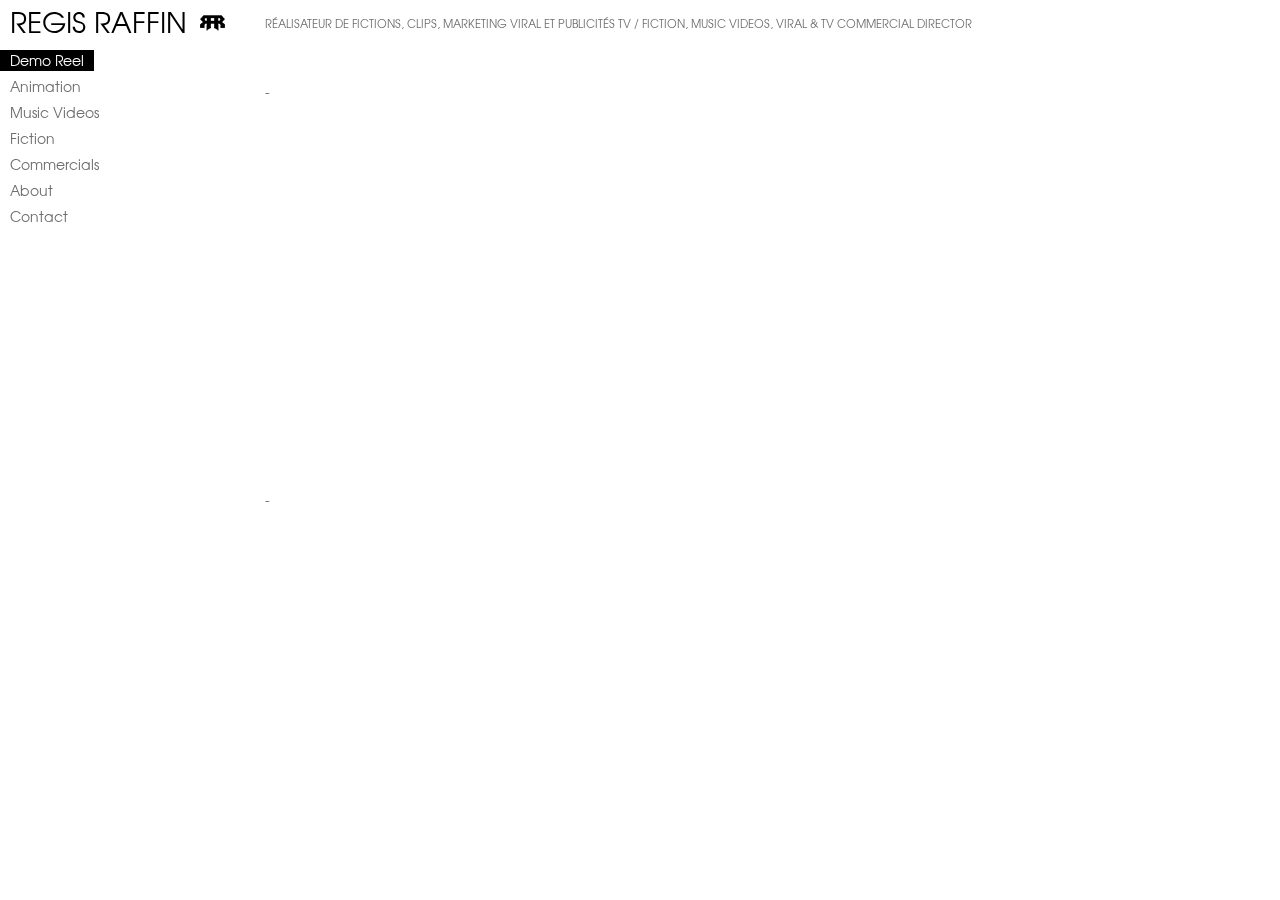
<file: index.html>
<!doctype html>
<html lang="en">
  <head>
    <meta charset="utf-8">
    <title>Régis Raffin - Director</title>
	<meta name="viewport" content="width=device-width; initial-scale=1.0; user-scalable=no">
	
	<!-- for old doomed brothers (specific CSS + html5 support) -->
	<!--[if lt IE 9]>
	<script src="//html5shim.googlecode.com/svn/trunk/html5.js"></script>
	<link rel="stylesheet" type="text/css" href="ie8-and-down.css" />
	<![endif]-->
	
	<!-- for not IE and IE > 9 -->
	<!--[if !IE]><!-->
	<link rel="stylesheet" type="text/css" href="classic.css" />
	<!--<![endif]-->
	<!--[if gte IE 9]>
	<link rel="stylesheet" type="text/css" href="classic.css" />
	<![endif]-->
	
	<link rel="stylesheet" type="text/css" href="data/music-videos/music-videos.css" />
	<script src="//ajax.googleapis.com/ajax/libs/jquery/1.10.2/jquery.min.js"></script>
	<script src="./js/jquery.hammer.min.js"></script>
	<script src="./js/hammer.min.js"></script>
	<script src="./data/music-videos/music-videos.js"></script>
	<script src="./videoLoader.js"></script>
	<script>
  (function(i,s,o,g,r,a,m){i['GoogleAnalyticsObject']=r;i[r]=i[r]||function(){
  (i[r].q=i[r].q||[]).push(arguments)},i[r].l=1*new Date();a=s.createElement(o),
  m=s.getElementsByTagName(o)[0];a.async=1;a.src=g;m.parentNode.insertBefore(a,m)
  })(window,document,'script','//www.google-analytics.com/analytics.js','ga');

  ga('create', 'UA-20914571-1', 'regisraffin.com');
  ga('send', 'pageview');
</script>
	<script>
	$(function() {
    
    var $allVideos = $("iframe[src^='//player.vimeo.com']"),
    $fluidEl = $(".video");
	    	
	$allVideos.each(function() {
	
	  $(this)
	    // jQuery .data does not work on object/embed elements
	    .attr('data-aspectRatio', this.height / this.width)
	    .removeAttr('height')
	    .removeAttr('width');
	
	});
	
	$(window).resize(function() {
	
	  var newWidth = $fluidEl.width();
	  $allVideos.each(function() {
	  
	    var $el = $(this);
	    $el
	        .width(newWidth)
	        .height(newWidth * $el.attr('data-aspectRatio'));
	  
	  });
	}).resize();
	loadVideo("movie1");
    });
    </script>
  </head>
  <body>
  <div class="glub">
  <div class="side">
  <h1>REGIS RAFFIN</h1>
  <div class="menuicon"></div>
  <nav>
  <ul>
  <li><a class="active">Demo reel</a></li>
  <li><a href="./animation">Animation</a></li>
  <li><a href="./music-videos">Music videos</a></li>
  <li><a href="./fiction">Fiction</a></li>
  <li><a href="./commercials">Commercials</a></li>
  <li><a href="./about">About</a></li>
  <li><a href="./contact">Contact</a></li>
  </ul>
  </nav>
  </div>
  <div class="container">
  <div class="main">
  <p><span lang="fr">Réalisateur de fictions, clips, marketing viral et publicités TV /</span> fiction, music videos, viral & TV commercial director</p>
  <section>
    <div class="video visible">
-	  <iframe src="//player.vimeo.com/video/159326390&autoplay=1" width="1084" height="609" webkitallowfullscreen mozallowfullscreen allowfullscreen></iframe>
-	</div>
   </section>
  </div>
  </div>
  </div>
  </body>
</html>
</file>
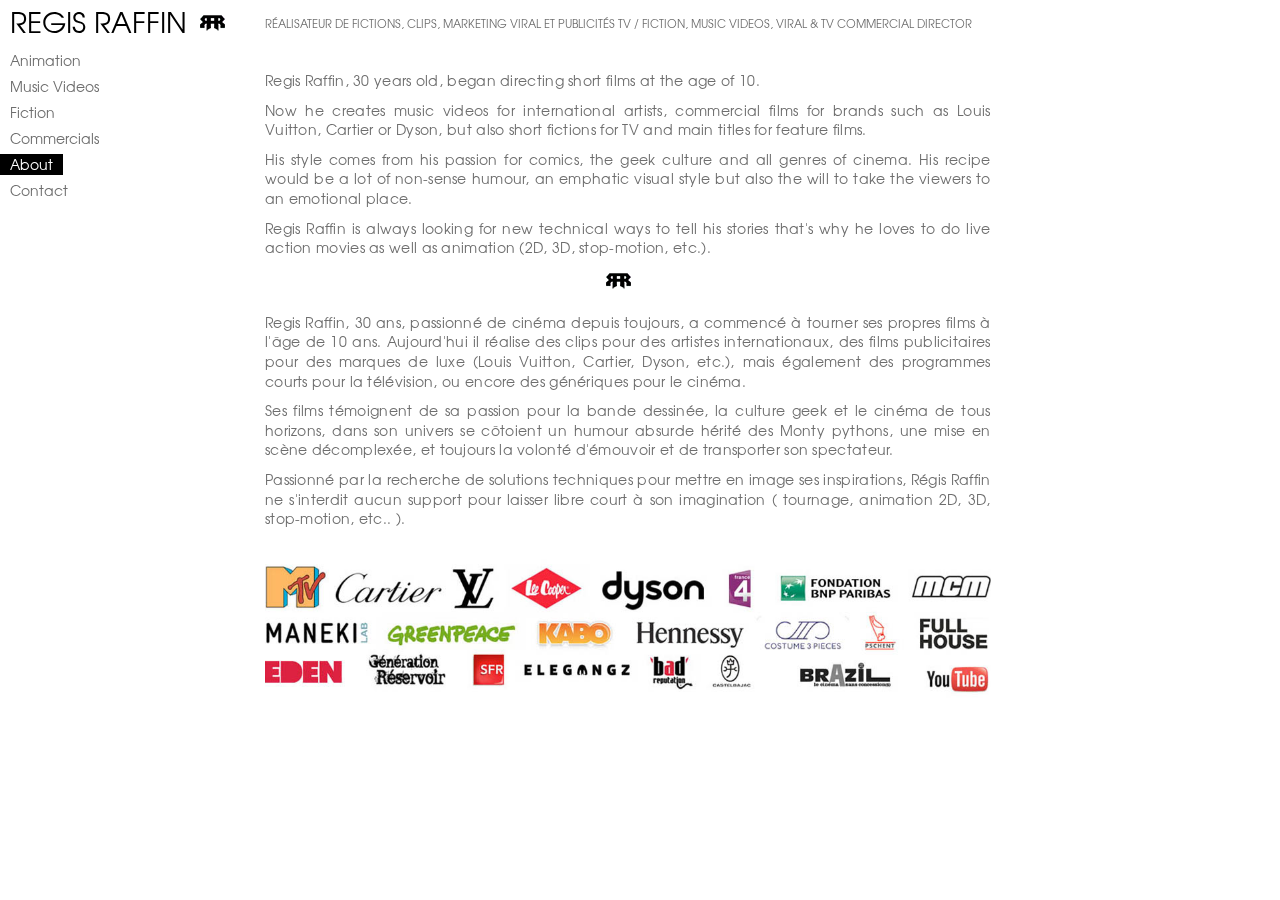
<file: about.html>
<!doctype html>
<html lang="en">
  <head>
    <meta charset="utf-8">
    <title>Régis Raffin - Director</title>
	<meta name="viewport" content="width=device-width; initial-scale=1.0; user-scalable=no">
	
	<!-- for old doomed brothers (specific CSS + html5 support) -->
	<!--[if lt IE 9]>
	<script src="//html5shim.googlecode.com/svn/trunk/html5.js"></script>
	<link rel="stylesheet" type="text/css" href="ie8-and-down.css" />
	<![endif]-->
	
	<!-- for not IE and IE > 9 -->
	<!--[if !IE]><!-->
	<link rel="stylesheet" type="text/css" href="classic.css" />
	<!--<![endif]-->
	<!--[if gte IE 9]>
	<link rel="stylesheet" type="text/css" href="classic.css" />
	<![endif]-->
	<script src="//ajax.googleapis.com/ajax/libs/jquery/1.10.2/jquery.min.js"></script>
	<script>
  (function(i,s,o,g,r,a,m){i['GoogleAnalyticsObject']=r;i[r]=i[r]||function(){
  (i[r].q=i[r].q||[]).push(arguments)},i[r].l=1*new Date();a=s.createElement(o),
  m=s.getElementsByTagName(o)[0];a.async=1;a.src=g;m.parentNode.insertBefore(a,m)
  })(window,document,'script','//www.google-analytics.com/analytics.js','ga');

  ga('create', 'UA-20914571-1', 'regisraffin.com');
  ga('send', 'pageview');

</script>
	<script>
	$(function() {
    
    var $allVideos = $("iframe[src^='//player.vimeo.com']"),
    $fluidEl = $(".video");
	    	
	$allVideos.each(function() {
	
	  $(this)
	    // jQuery .data does not work on object/embed elements
	    .attr('data-aspectRatio', this.height / this.width)
	    .removeAttr('height')
	    .removeAttr('width');
	
	});
	
	$(window).resize(function() {
	
	  var newWidth = $fluidEl.width();
	  $allVideos.each(function() {
	  
	    var $el = $(this);
	    $el
	        .width(newWidth)
	        .height(newWidth * $el.attr('data-aspectRatio'));
	  
	  });
	
	}).resize();
    });
    </script>
  </head>
  <body>
  <div class="glub">
  <div class="side">
  <h1>REGIS RAFFIN</h1>
  <div class="menuicon"></div>
  <nav>
  <ul>
  <li><a href="./animation">Animation</a></li>
  <li><a href="./music-videos">Music videos</a></li>
  <li><a href="./fiction">Fiction</a></li>
  <li><a href="./commercials">Commercials</a></li>
  <li><a class="active">About</a></li>
  <li><a href="./contact">Contact</a></li>
  </ul>
  </nav>
  </div>
  <div class="container">
  <div class="main">
  <p><span lang="fr">Réalisateur de fictions, clips, marketing viral et publicités TV /</span> fiction, music videos, viral & TV commercial director</p>
  <section>
<div id="about">
<p>Regis Raffin, 30 years old, began directing short films at the age of 10.</p>

<p>Now he creates music videos for international artists, commercial films for brands such as Louis Vuitton, Cartier or Dyson, but also short fictions for TV and main titles for feature films.</p>

<p>His style comes from his passion for comics, the geek culture and all genres of cinema. His recipe would be a lot of non-sense humour, an emphatic visual style but also the will to take the viewers to an emotional place.</p>

<p>Regis Raffin is always looking for new technical ways to tell his stories that's why he loves to do live action movies as well as animation (2D, 3D, stop-motion, etc.).</p>

<div id="breakline"><img src="logo.png"></div>

<span lang="fr">
<p>Regis Raffin, 30 ans, passionné de cinéma depuis toujours, a commencé à tourner ses propres films à l'âge de 10 ans.
Aujourd'hui il réalise des clips pour des artistes internationaux, des films publicitaires pour des marques de luxe (Louis Vuitton, Cartier, Dyson, etc.), mais également des programmes courts pour la télévision, ou encore des génériques pour le cinéma.</p>

<p>Ses films témoignent de sa passion pour la bande dessinée, la culture geek et le cinéma de tous horizons, dans son univers se côtoient un humour absurde hérité des Monty pythons, une mise en scène décomplexée, et toujours la volonté d'émouvoir et de transporter son spectateur.</p>

<p>Passionné par la recherche de solutions techniques pour mettre en image ses inspirations, Régis Raffin ne s'interdit aucun support pour laisser libre court à son imagination ( tournage, animation 2D, 3D, stop-motion, etc.. ).</p>
</span>

<img id="references" src="data/images/references.jpg">
</div>
</section>
  </div>
  </div>
  </div>
  </body>
</html>
</file>
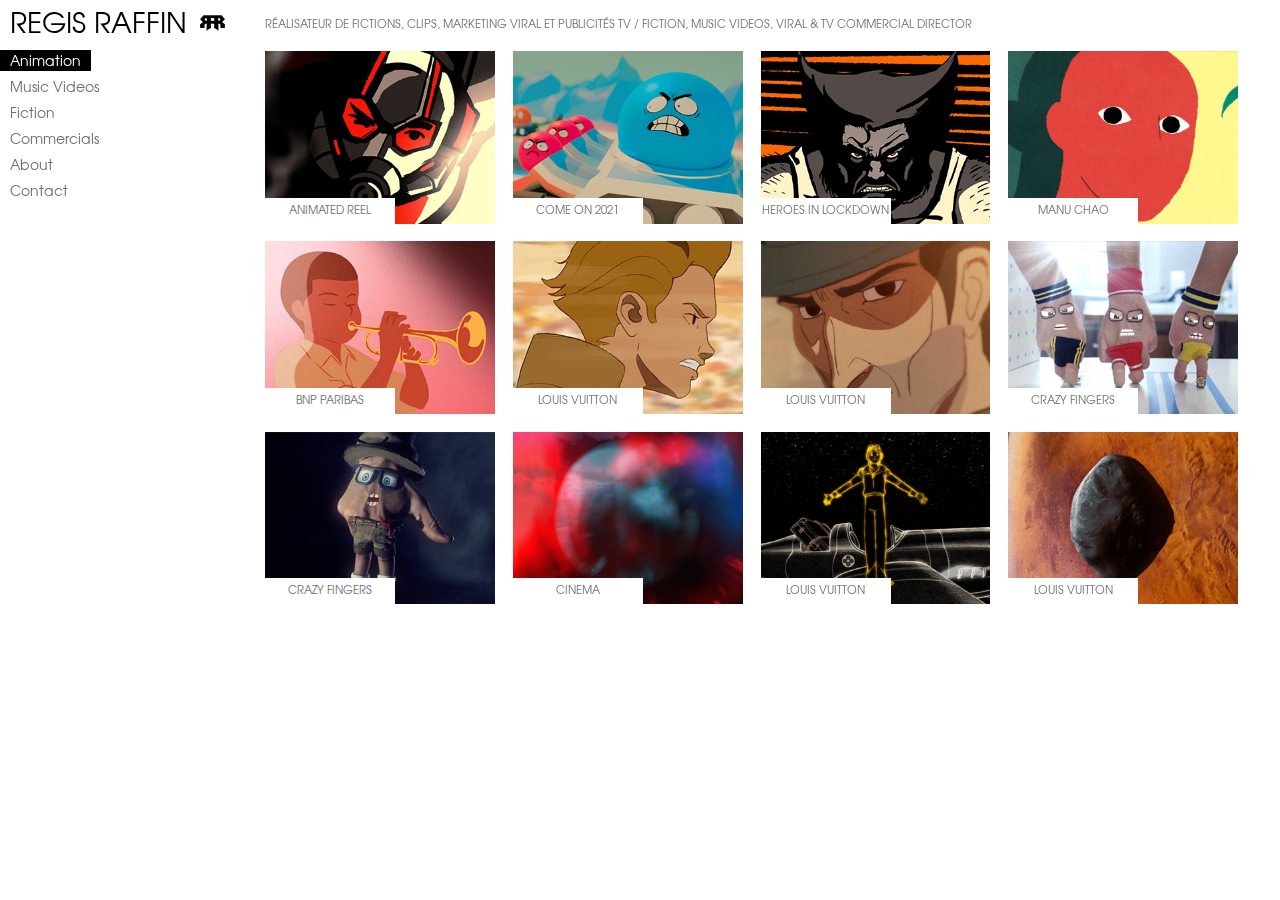
<file: animation.html>
<!doctype html>
<html lang="en">
  <head>
    <meta charset="utf-8">
    <title>Régis Raffin - Director</title>
	<meta name="viewport" content="width=device-width; initial-scale=1.0; user-scalable=no">
	
	<!-- for old doomed brothers (specific CSS + html5 support) -->
	<!--[if lt IE 9]>
	<script src="//html5shim.googlecode.com/svn/trunk/html5.js"></script>
	<link rel="stylesheet" type="text/css" href="ie8-and-down.css" />
	<![endif]-->
	
	<!-- for not IE and IE > 9 -->
	<!--[if !IE]><!-->
	<link rel="stylesheet" type="text/css" href="classic.css" />
	<!--<![endif]-->
	<!--[if gte IE 9]>
	<link rel="stylesheet" type="text/css" href="classic.css" />
	<![endif]-->
	
	<link rel="stylesheet" type="text/css" href="data/animation/animation.css" />
	<script src="//ajax.googleapis.com/ajax/libs/jquery/1.10.2/jquery.min.js"></script>
	<script src="./js/jquery.hammer.min.js"></script>
	<script src="./js/hammer.min.js"></script>
	<script src="./data/animation/animation.js"></script>
	<script src="./videoLoader.js"></script>
	<script>
  (function(i,s,o,g,r,a,m){i['GoogleAnalyticsObject']=r;i[r]=i[r]||function(){
  (i[r].q=i[r].q||[]).push(arguments)},i[r].l=1*new Date();a=s.createElement(o),
  m=s.getElementsByTagName(o)[0];a.async=1;a.src=g;m.parentNode.insertBefore(a,m)
  })(window,document,'script','//www.google-analytics.com/analytics.js','ga');

  ga('create', 'UA-20914571-1', 'regisraffin.com');
  ga('send', 'pageview');

</script>
	<script>
	$(function() {
    
    var $allVideos = $("iframe"),
    $fluidEl = $(".video");
	    	
	$allVideos.each(function() {
	
	  $(this)
	    // jQuery .data does not work on object/embed elements
	    .attr('data-aspectRatio', this.height / this.width)
	    .removeAttr('height')
	    .removeAttr('width');
	
	});
	
	$(window).resize(function() {
	
	  var newWidth = $fluidEl.width();
	  $allVideos.each(function() {
	  
	    var $el = $(this);
	    $el
	        .width(newWidth)
	        .height(newWidth * $el.attr('data-aspectRatio'));
	  
	  });
	
	}).resize();
    });
    </script>
  </head>
  <body>
  <div class="glub">
  <div class="side">
  <h1>REGIS RAFFIN</h1>
  <div class="menuicon"></div>
  <nav>
  <ul>
  <li><a class="active">Animation</a></li>
  <li><a href="./music-videos">Music videos</a></li>
  <li><a href="./fiction">Fiction</a></li>
  <li><a href="./commercials">Commercials</a></li>
  <li><a href="./about">About</a></li>
  <li><a href="./contact">Contact</a></li>
  </ul>
  </nav>
  </div>
  <div class="container">
  <div class="main">
  <p><span lang="fr">Réalisateur de fictions, clips, marketing viral et publicités TV /</span> fiction, music videos, viral & TV commercial director</p>
  <section>
    <div class="video">
	  <iframe id="vimeo" src="" width="1084" height="609" webkitallowfullscreen mozallowfullscreen allowfullscreen></iframe>
	</div><!--
   --><div class="blok legend"><img class="logowhite" src="logo-white.png" /><div class="customer"></div><div class="desc"></div></div><!--
   --><div id="movie1" class="blok mov movie1"><div class="customer"></div><div class="title"></div></div><!--
   --><div id="movie2" class="blok mov movie2"><div class="customer"></div><div class="title"></div></div><!--
   --><div id="movie3" class="blok mov movie3"><div class="customer"></div><div class="title"></div></div><!--
   --><div id="movie4" class="blok mov movie4"><div class="customer"></div><div class="title"></div></div><!--
   --><div id="movie5" class="blok mov movie5"><div class="customer"></div><div class="title"></div></div><!--
   --><div id="movie6" class="blok mov movie6"><div class="customer"></div><div class="title"></div></div><!--
   --><div id="movie7" class="blok mov movie7"><div class="customer"></div><div class="title"></div></div><!--
   --><div id="movie8" class="blok mov movie8"><div class="customer"></div><div class="title"></div></div><!-- 
   --><div id="movie9" class="blok mov movie9"><div class="customer"></div><div class="title"></div></div><!-- 
   --><div id="movie10" class="blok mov movie10"><div class="customer"></div><div class="title"></div></div><!-- 
   --><div id="movie11" class="blok mov movie11"><div class="customer"></div><div class="title"></div></div><!-- 
   --><div id="movie12" class="blok mov movie12"><div class="customer"></div><div class="title"></div></div> 
   </section>
  </div>
  </div>
  </div>
  </body>
</html>
</file>
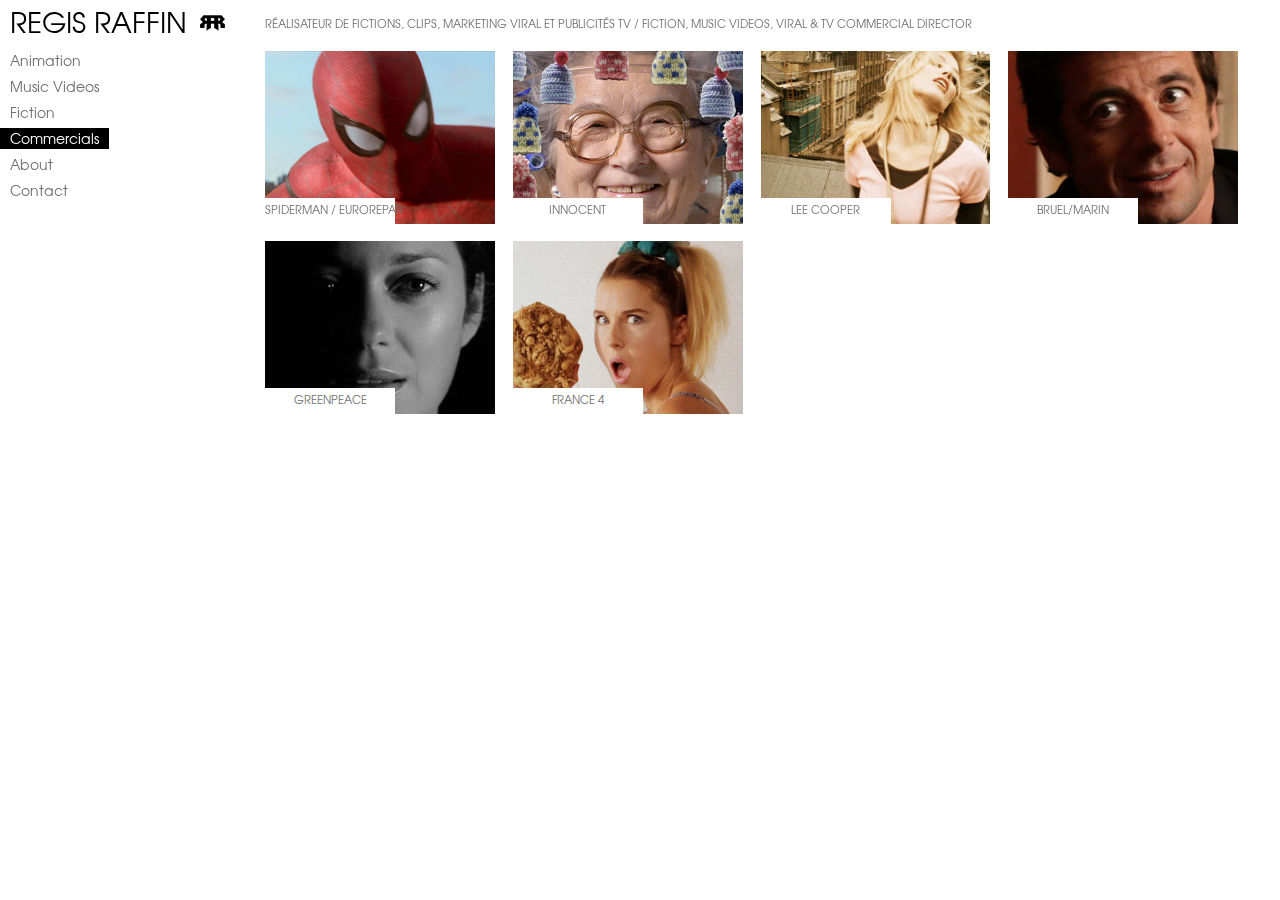
<file: commercials.html>
<!doctype html>
<html lang="en">
  <head>
    <meta charset="utf-8">
    <title>Régis Raffin - Director</title>
	<meta name="viewport" content="width=device-width; initial-scale=1.0; user-scalable=no">
	
	<!-- for old doomed brothers (specific CSS + html5 support) -->
	<!--[if lt IE 9]>
	<script src="//html5shim.googlecode.com/svn/trunk/html5.js"></script>
	<link rel="stylesheet" type="text/css" href="ie8-and-down.css" />
	<![endif]-->
	
	<!-- for not IE and IE > 9 -->
	<!--[if !IE]><!-->
	<link rel="stylesheet" type="text/css" href="classic.css" />
	<!--<![endif]-->
	<!--[if gte IE 9]>
	<link rel="stylesheet" type="text/css" href="classic.css" />
	<![endif]-->
	
	<link rel="stylesheet" type="text/css" href="data/commercials/commercials.css" />
	<script src="//ajax.googleapis.com/ajax/libs/jquery/1.10.2/jquery.min.js"></script>
	<script src="./js/jquery.hammer.min.js"></script>
	<script src="./js/hammer.min.js"></script>
	<script src="./data/commercials/commercials.js"></script>
	<script src="./videoLoader.js"></script>
	<script>
  (function(i,s,o,g,r,a,m){i['GoogleAnalyticsObject']=r;i[r]=i[r]||function(){
  (i[r].q=i[r].q||[]).push(arguments)},i[r].l=1*new Date();a=s.createElement(o),
  m=s.getElementsByTagName(o)[0];a.async=1;a.src=g;m.parentNode.insertBefore(a,m)
  })(window,document,'script','//www.google-analytics.com/analytics.js','ga');

  ga('create', 'UA-20914571-1', 'regisraffin.com');
  ga('send', 'pageview');

</script>
	<script>
	$(function() {
    
    var $allVideos = $("iframe"),
    $fluidEl = $(".video");
	    	
	$allVideos.each(function() {
	
	  $(this)
	    // jQuery .data does not work on object/embed elements
	    .attr('data-aspectRatio', this.height / this.width)
	    .removeAttr('height')
	    .removeAttr('width');
	
	});
	
	$(window).resize(function() {
	
	  var newWidth = $fluidEl.width();
	  $allVideos.each(function() {
	  
	    var $el = $(this);
	    $el
	        .width(newWidth)
	        .height(newWidth * $el.attr('data-aspectRatio'));
	  
	  });
	}).resize();
    });
    </script>
  </head>
  <body>
  <div class="glub">
  <div class="side">
  <h1>REGIS RAFFIN</h1>
  <div class="menuicon"></div>
  <nav>
  <ul>
  <li><a href="./animation">Animation</a></li>
  <li><a href="./music-videos">Music videos</a></li>
  <li><a href="./fiction">Fiction</a></li>
  <li><a class="active">Commercials</a></li>
  <li><a href="./about">About</a></li>
  <li><a href="./contact">Contact</a></li>
  </ul>
  </nav>
  </div>
  <div class="container">
  <div class="main">
  <p><span lang="fr">Réalisateur de fictions, clips, marketing viral et publicités TV /</span> fiction, music videos, viral & TV commercial director</p>
  <section>
    <div class="video">
	  <iframe id="vimeo" src="" width="1084" height="609" webkitallowfullscreen mozallowfullscreen allowfullscreen></iframe>
	</div><!--
   --><div class="blok legend"><img class="logowhite" src="logo-white.png" /><div class="customer"></div><div class="desc"></div></div><!--
   --><div id="movie1" class="blok mov movie1"><div class="customer"></div><div class="title"></div></div><!--
   --><div id="movie2" class="blok mov movie2"><div class="customer"></div><div class="title"></div></div><!--
   --><div id="movie3" class="blok mov movie3"><div class="customer"></div><div class="title"></div></div><!--
   --><div id="movie4" class="blok mov movie4"><div class="customer"></div><div class="title"></div></div><!--
   --><div id="movie5" class="blok mov movie5"><div class="customer"></div><div class="title"></div></div><!--
   --><div id="movie6" class="blok mov movie6"><div class="customer"></div><div class="title"></div></div><!--
   --><div id="movie7" class="blok mov movie7"><div class="customer"></div><div class="title"></div></div><!--
   --><div id="movie8" class="blok mov movie8"><div class="customer"></div><div class="title"></div></div><!-- 
   --><div id="movie9" class="blok mov movie9"><div class="customer"></div><div class="title"></div></div><!-- 
   --><div id="movie10" class="blok mov movie10"><div class="customer"></div><div class="title"></div></div><!-- 
   --><div id="movie11" class="blok mov movie11"><div class="customer"></div><div class="title"></div></div><!-- 
   --><div id="movie12" class="blok mov movie12"><div class="customer"></div><div class="title"></div></div> 
   </section>
  </div>
  </div>
  </div>
  </body>
</html>
</file>
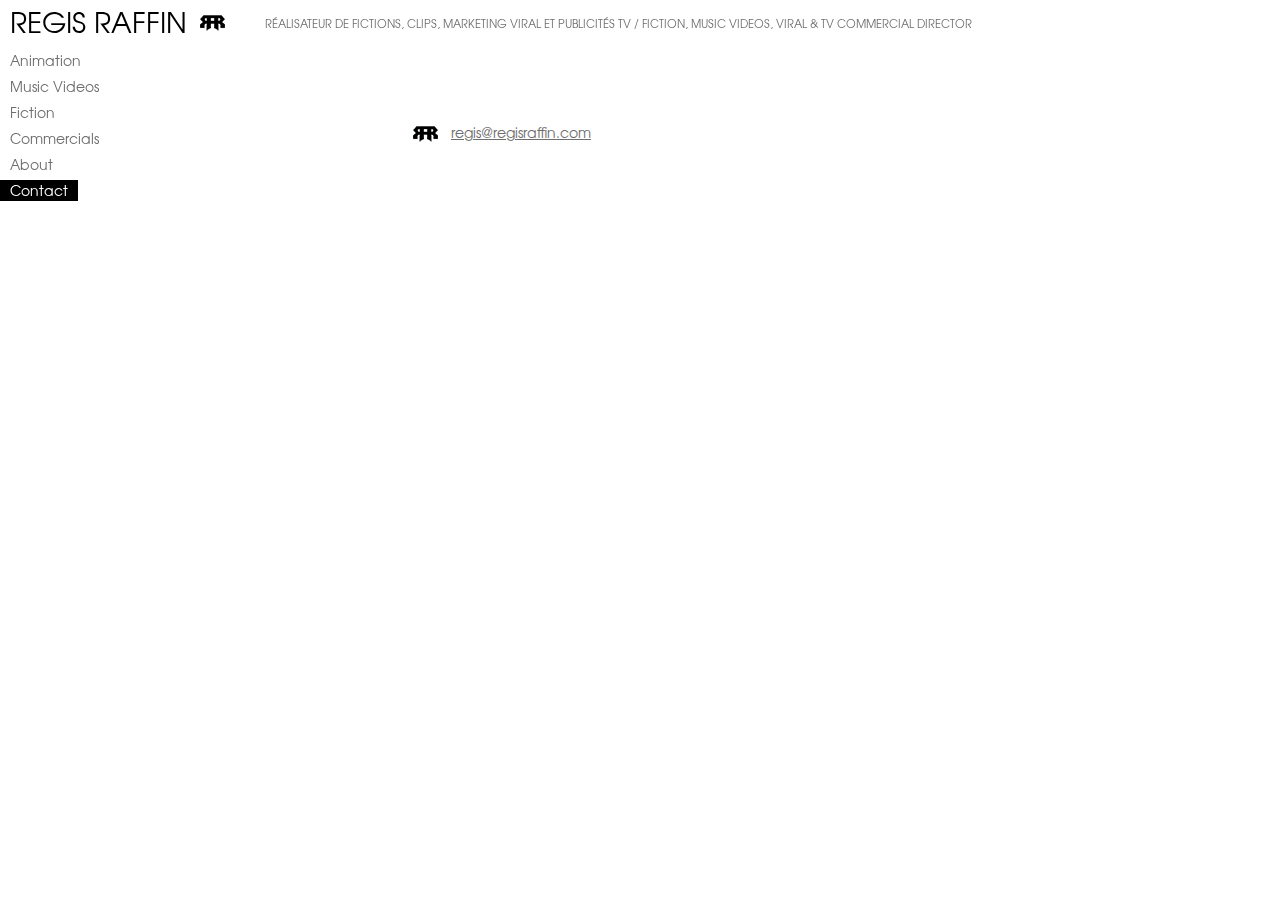
<file: contact.html>
<!doctype html>
<html lang="en">
  <head>
    <meta charset="utf-8">
    <title>Régis Raffin - Director</title>
	<meta name="viewport" content="width=device-width; initial-scale=1.0; user-scalable=no">
	
	<!-- for old doomed brothers (specific CSS + html5 support) -->
	<!--[if lt IE 9]>
	<script src="//html5shim.googlecode.com/svn/trunk/html5.js"></script>
	<link rel="stylesheet" type="text/css" href="ie8-and-down.css" />
	<![endif]-->
	
	<!-- for not IE and IE > 9 -->
	<!--[if !IE]><!-->
	<link rel="stylesheet" type="text/css" href="classic.css" />
	<!--<![endif]-->
	<!--[if gte IE 9]>
	<link rel="stylesheet" type="text/css" href="classic.css" />
	<![endif]-->
	
	<script src="//ajax.googleapis.com/ajax/libs/jquery/1.10.2/jquery.min.js"></script>
	<script>
  (function(i,s,o,g,r,a,m){i['GoogleAnalyticsObject']=r;i[r]=i[r]||function(){
  (i[r].q=i[r].q||[]).push(arguments)},i[r].l=1*new Date();a=s.createElement(o),
  m=s.getElementsByTagName(o)[0];a.async=1;a.src=g;m.parentNode.insertBefore(a,m)
  })(window,document,'script','//www.google-analytics.com/analytics.js','ga');

  ga('create', 'UA-20914571-1', 'regisraffin.com');
  ga('send', 'pageview');

</script>
	<script>
	$(function() {
    
    var $allVideos = $("iframe[src^='//player.vimeo.com']"),
    $fluidEl = $(".video");
	    	
	$allVideos.each(function() {
	
	  $(this)
	    // jQuery .data does not work on object/embed elements
	    .attr('data-aspectRatio', this.height / this.width)
	    .removeAttr('height')
	    .removeAttr('width');
	
	});
	
	$(window).resize(function() {
	
	  var newWidth = $fluidEl.width();
	  $allVideos.each(function() {
	  
	    var $el = $(this);
	    $el
	        .width(newWidth)
	        .height(newWidth * $el.attr('data-aspectRatio'));
	  
	  });
	
	}).resize();
    });
    </script>
  </head>
  <body>
  <div class="glub">
  <div class="side">
  <h1>REGIS RAFFIN</h1>
  <div class="menuicon"></div>
  <nav>
  <ul>
  <li><a href="./animation">Animation</a></li>
  <li><a href="./music-videos">Music videos</a></li>
  <li><a href="./fiction">Fiction</a></li>
  <li><a href="./commerci/Users/regisraffin/regisraffin.com/classic.cssals">Commercials</a></li>
  <li><a href="./about">About</a></li>
  <li><a class="active">Contact</a></li>
  </ul>
  </nav>
  </div>
  <div class="container">
  <div class="main">
  <p><span lang="fr">Réalisateur de fictions, clips, marketing viral et publicités TV /</span> fiction, music videos, viral & TV commercial director</p>
  <section>
  </section>
  </div>
  </div>
   <a id="contact" href="mailto:regis@regisraffin.com" style="font-family: itc,Arial,Helvetica,sans-serif;color: #6e6e6e;font-size: 14px;">regis@regisraffin.com</a>
  </div>
  </body>
</html>
</file>
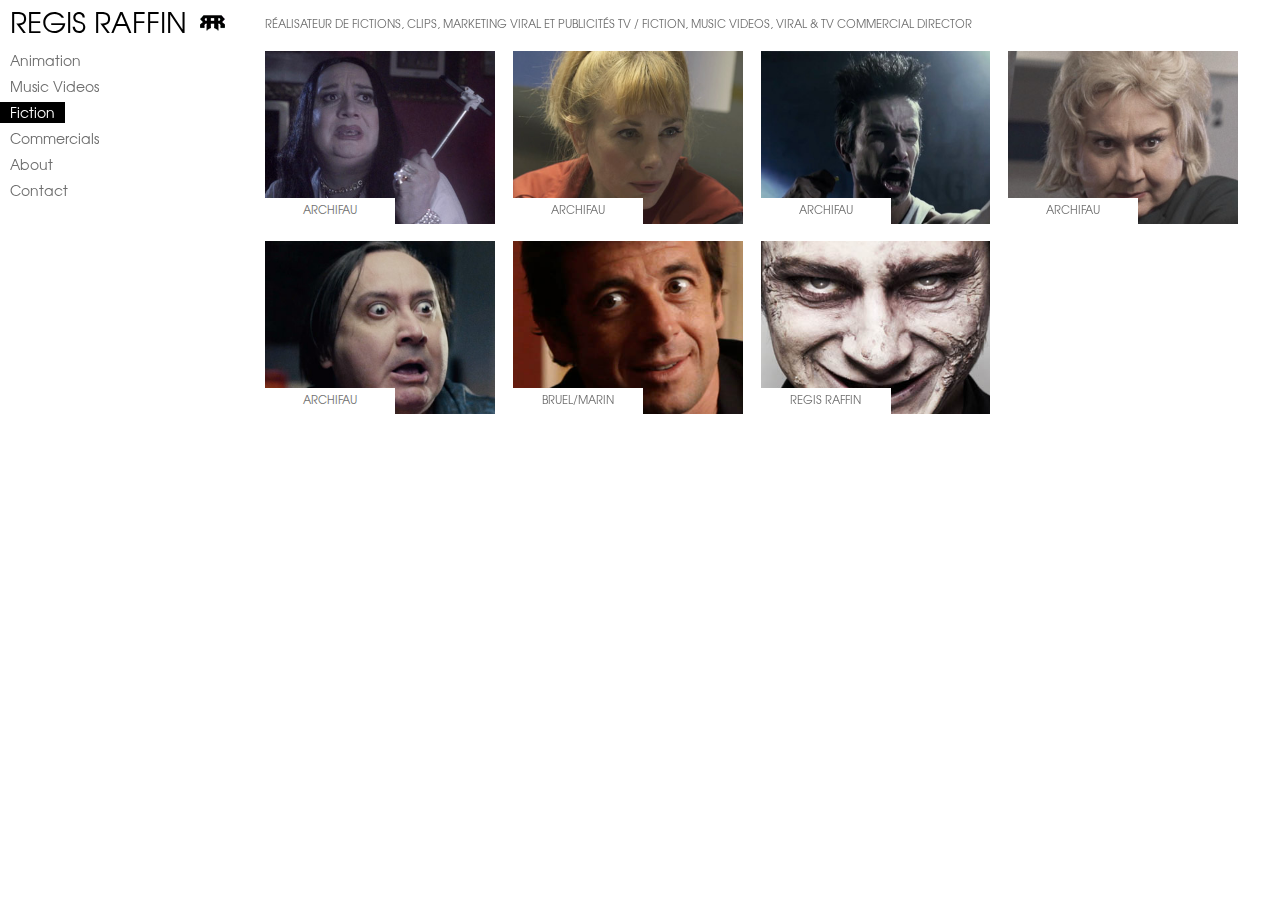
<file: fiction.html>
<!doctype html>
<html lang="en">
  <head>
    <meta charset="utf-8">
    <title>Régis Raffin - Director</title>
	<meta name="viewport" content="width=device-width; initial-scale=1.0; user-scalable=no">
	
	<!-- for old doomed brothers (specific CSS + html5 support) -->
	<!--[if lt IE 9]>
	<script src="//html5shim.googlecode.com/svn/trunk/html5.js"></script>
	<link rel="stylesheet" type="text/css" href="ie8-and-down.css" />
	<![endif]-->
	
	<!-- for not IE and IE > 9 -->
	<!--[if !IE]><!-->
	<link rel="stylesheet" type="text/css" href="classic.css" />
	<!--<![endif]-->
	<!--[if gte IE 9]>
	<link rel="stylesheet" type="text/css" href="classic.css" />
	<![endif]-->
	
	<link rel="stylesheet" type="text/css" href="data/fiction/fiction.css" />
	<script src="//ajax.googleapis.com/ajax/libs/jquery/1.10.2/jquery.min.js"></script>
	<script src="./js/jquery.hammer.min.js"></script>
	<script src="./js/hammer.min.js"></script>
	<script src="./data/fiction/fiction.js"></script>
	<script src="./videoLoader.js"></script>
	<script>
  (function(i,s,o,g,r,a,m){i['GoogleAnalyticsObject']=r;i[r]=i[r]||function(){
  (i[r].q=i[r].q||[]).push(arguments)},i[r].l=1*new Date();a=s.createElement(o),
  m=s.getElementsByTagName(o)[0];a.async=1;a.src=g;m.parentNode.insertBefore(a,m)
  })(window,document,'script','//www.google-analytics.com/analytics.js','ga');

  ga('create', 'UA-20914571-1', 'regisraffin.com');
  ga('send', 'pageview');

</script>
	<script>
	$(function() {
    
    var $allVideos = $("iframe"),
    $fluidEl = $(".video");
	    	
	$allVideos.each(function() {
	
	  $(this)
	    // jQuery .data does not work on object/embed elements
	    .attr('data-aspectRatio', this.height / this.width)
	    .removeAttr('height')
	    .removeAttr('width');
	
	});
	
	$(window).resize(function() {
	
	  var newWidth = $fluidEl.width();
	  $allVideos.each(function() {
	  
	    var $el = $(this);
	    $el
	        .width(newWidth)
	        .height(newWidth * $el.attr('data-aspectRatio'));
	  
	  });
	}).resize();
    });
    </script>
  </head>
  <body>
  <div class="glub">
  <div class="side">
  <h1>REGIS RAFFIN</h1>
  <div class="menuicon"></div>
  <nav>
  <ul>
  <li><a href="./animation">Animation</a></li>
  <li><a href="./music-videos">Music videos</a></li>
  <li><a class="active">Fiction</a></li>
  <li><a href="./commercials">Commercials</a></li>
  <li><a href="./about">About</a></li>
  <li><a href="./contact">Contact</a></li>
  </ul>
  </nav>
  </div>
  <div class="container">
  <div class="main">
  <p><span lang="fr">Réalisateur de fictions, clips, marketing viral et publicités TV /</span> fiction, music videos, viral & TV commercial director</p>
  <section>
    <div class="video">
	  <iframe id="vimeo" src="" width="1084" height="609" webkitallowfullscreen mozallowfullscreen allowfullscreen></iframe>
	</div><!--
   --><div class="blok legend"><img class="logowhite" src="logo-white.png" /><div class="customer"></div><div class="desc"></div></div><!--
   --><div id="movie1" class="blok mov movie1"><div class="customer"></div><div class="title"></div></div><!--
   --><div id="movie2" class="blok mov movie2"><div class="customer"></div><div class="title"></div></div><!--
   --><div id="movie3" class="blok mov movie3"><div class="customer"></div><div class="title"></div></div><!--
   --><div id="movie4" class="blok mov movie4"><div class="customer"></div><div class="title"></div></div><!--
   --><div id="movie5" class="blok mov movie5"><div class="customer"></div><div class="title"></div></div><!--
   --><div id="movie6" class="blok mov movie6"><div class="customer"></div><div class="title"></div></div><!--
   --><div id="movie7" class="blok mov movie7"><div class="customer"></div><div class="title"></div></div><!--
   --><div id="movie8" class="blok mov movie8"><div class="customer"></div><div class="title"></div></div><!-- 
   --><div id="movie9" class="blok mov movie9"><div class="customer"></div><div class="title"></div></div><!-- 
   --><div id="movie10" class="blok mov movie10"><div class="customer"></div><div class="title"></div></div><!-- 
   --><div id="movie11" class="blok mov movie11"><div class="customer"></div><div class="title"></div></div><!-- 
   --><div id="movie12" class="blok mov movie12"><div class="customer"></div><div class="title"></div></div> 
   </section>
  </div>
  </div>
  </div>
  </body>
</html>
</file>
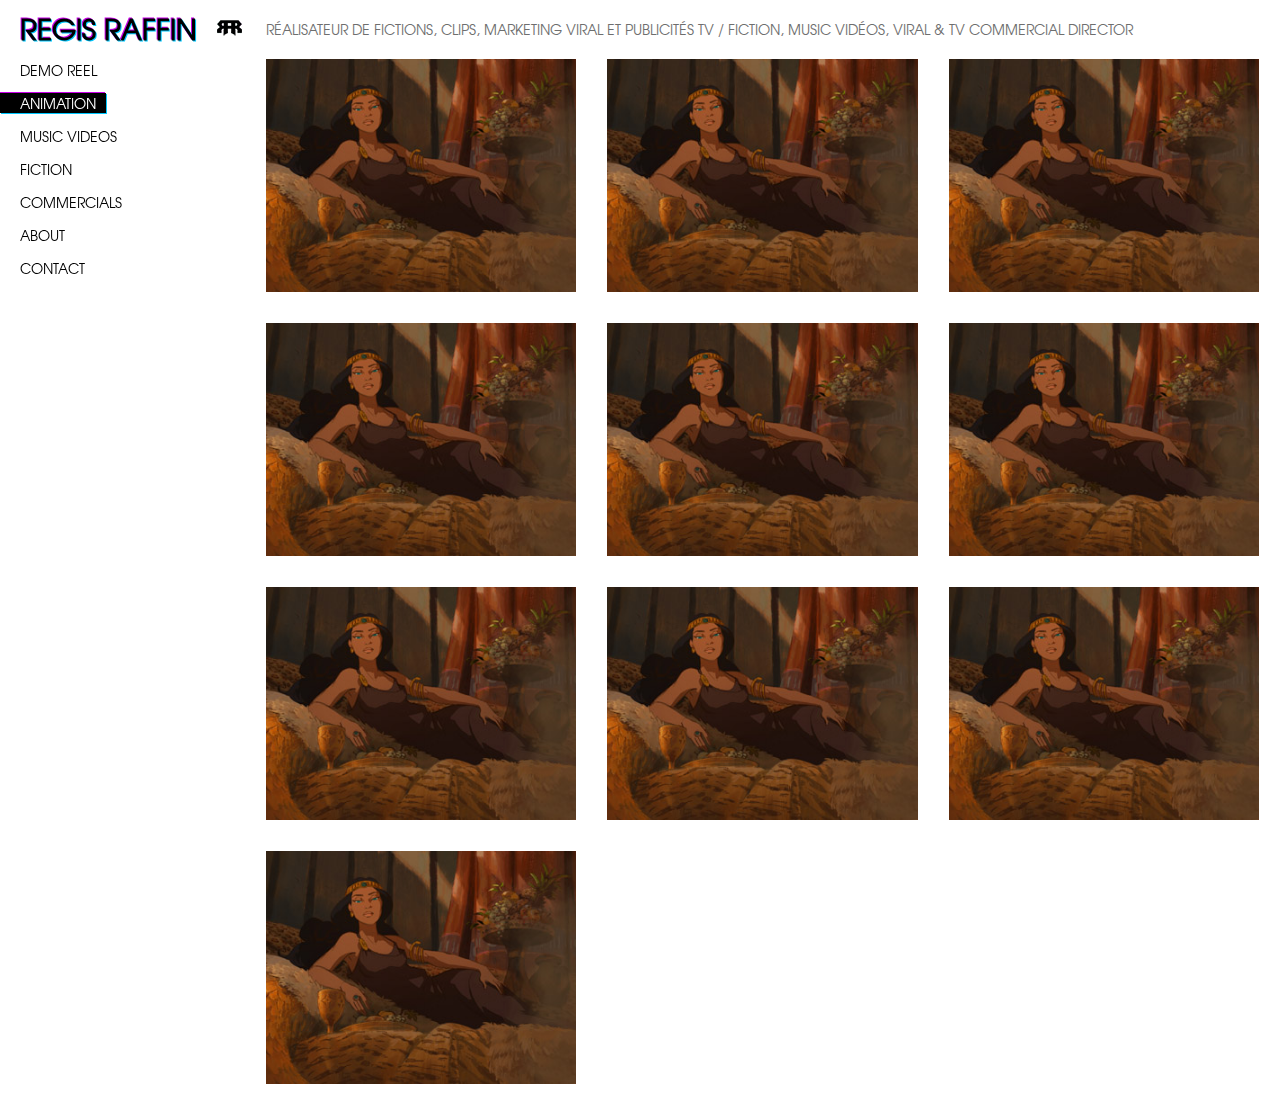
<file: layout.html>
﻿<!doctype html>
<html lang="en">
  <head>
    <meta charset="utf-8">
    <title>Régis Raffin - Director</title>
	<meta name="viewport" content="initial-scale=1.0, maximum-scale=1.0, user-scalable=no">
	<link href="layout.css" rel="stylesheet"/>
	<!--[if lt IE 9]>
	<script src="//html5shim.googlecode.com/svn/trunk/html5.js"></script>
	<![endif]-->
  </head>
  <body>
  <div class="side">
  <h1>REGIS RAFFIN</h1>
  <nav>
  <ul>
  <li><a href="/">Demo reel</a></li>
  <li><a class="active" href="animated-movie">Animation</a></li>
  <li><a href="music-videos">Music videos</a></li>
  <li><a href="brand-films">Fiction</a></li>
  <li><a href="commercial">Commercials</a></li>
  <li><a href="about">About</a></li>
  <li><a href="contact">Contact</a></li>
  </ul>
  </nav>
  </div>
  <div class="container">
  <div class="main">
  <p><span lang="fr">Réalisateur de fictions, clips, marketing viral et publicités TV</span> / fiction, music vidéos, viral & TV commercial director</p>
  <section>
   <img class="vignette" src="vignette.jpg" /><img class="vignette" src="vignette.jpg" /><img class="vignette" src="vignette.jpg" /><img class="vignette" src="vignette.jpg" /><img class="vignette" src="vignette.jpg" /><img class="vignette" src="vignette.jpg" /><img class="vignette" src="vignette.jpg" /><img class="vignette" src="vignette.jpg" /><img class="vignette" src="vignette.jpg" /><img class="vignette" src="vignette.jpg" />
   </section>
  </div>
  </div>
  </body>
</html>
</file>
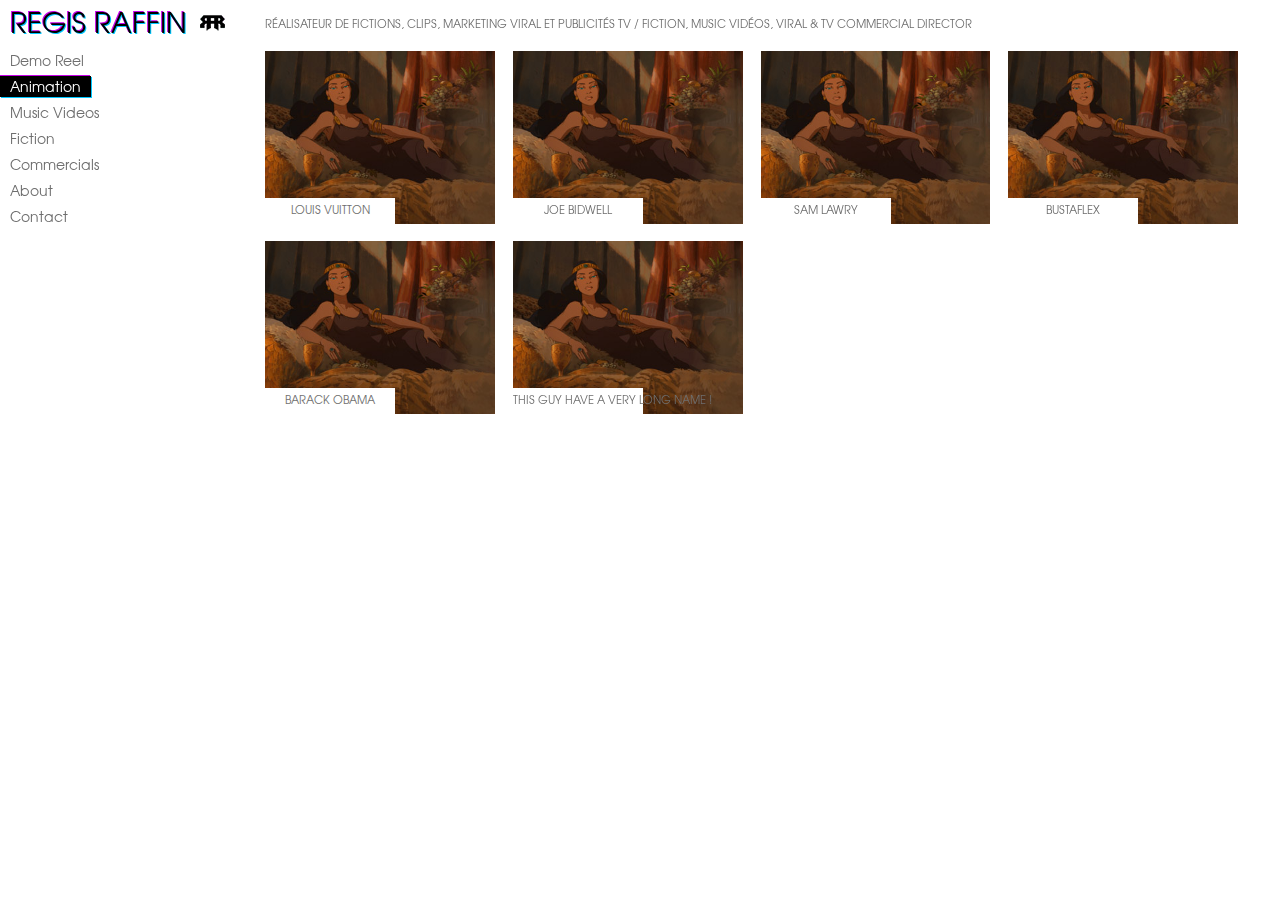
<file: layout2.html>
<!doctype html>
<html lang="en">
  <head>
    <meta charset="utf-8">
    <title>Régis Raffin - Director</title>
	<meta name="viewport" content="width=device-width; initial-scale=1.0; user-scalable=no">
	<link href="layout.css" rel="stylesheet"/>
	
	<!-- for old doomed brothers (specific CSS + html5 support) -->
	<!--[if lt IE 9]>
	<script src="//html5shim.googlecode.com/svn/trunk/html5.js"></script>
	<link rel="stylesheet" type="text/css" href="ie8-and-down.css" />
	<![endif]-->
	
	<!-- for not IE and IE > 9 -->
	<!--[if !IE]><!-->
	<link rel="stylesheet" type="text/css" href="classic.css" />
	<!--<![endif]-->
	<!--[if gte IE 9]>
	<link rel="stylesheet" type="text/css" href="classic.css" />
	<![endif]-->
	
	<link rel="stylesheet" type="text/css" href="data/animated.css" />
	<script>
	$(function() {
    
    var $allVideos = $("iframe[src^='//player.vimeo.com']"),
    $fluidEl = $(".video");
	    	
	$allVideos.each(function() {
	
	  $(this)
	    // jQuery .data does not work on object/embed elements
	    .attr('data-aspectRatio', this.height / this.width)
	    .removeAttr('height')
	    .removeAttr('width');
	
	});
	
	$(window).resize(function() {
	
	  var newWidth = $fluidEl.width();
	  $allVideos.each(function() {
	  
	    var $el = $(this);
	    $el
	        .width(newWidth)
	        .height(newWidth * $el.attr('data-aspectRatio'));
	  
	  });
	
	}).resize();
    });
    </script>
  </head>
  <body>
  <div class="glub">
  <div class="side">
  <h1>REGIS RAFFIN</h1>
  <div class="menuicon"></div>
  <nav>
  <ul>
  <li><a href="/">Demo reel</a></li>
  <li><a class="active" href="animated-movie">Animation</a></li>
  <li><a href="music-videos">Music videos</a></li>
  <li><a href="brand-films">Fiction</a></li>
  <li><a href="commercial">Commercials</a></li>
  <li><a href="about">About</a></li>
  <li><a href="contact">Contact</a></li>
  </ul>
  </nav>
  </div>
  <div class="container">
  <div class="main">
  <p><span lang="fr">Réalisateur de fictions, clips, marketing viral et publicités TV</span> / fiction, music vidéos, viral & TV commercial director</p>
  <section>
   <!--<figure>
    <div class="video">
	  <iframe src="//player.vimeo.com/video/10347431" width="1084" height="609" webkitallowfullscreen mozallowfullscreen allowfullscreen></iframe>
	</div>
   </figure>-->
   <div class="blok movie1"><div class="customer"></div><div class="title"></div></div><!--
   --><div class="blok movie2"><div class="customer"></div><div class="title"></div></div><!--
   --><div class="blok movie3"><div class="customer"></div><div class="title"></div></div><!--
   --><div class="blok movie4"><div class="customer"></div><div class="title"></div></div><!--
   --><div class="blok movie5"><div class="customer"></div><div class="title"></div></div><!--
   --><div class="blok movie6"><div class="customer"></div><div class="title"></div></div><!--
   --><div class="blok movie7"><div class="customer"></div><div class="title"></div></div><!--
   --><div class="blok movie8"><div class="customer"></div><div class="title"></div></div><!-- 
   --><div class="blok movie9"><div class="customer"></div><div class="title"></div></div><!-- 
   --><div class="blok movie10"><div class="customer"></div><div class="title"></div></div><!-- 
   --><div class="blok movie11"><div class="customer"></div><div class="title"></div></div><!-- 
   --><div class="blok movie12"><div class="customer"></div><div class="title"></div></div> 
   </section>
  </div>
  </div>
  </div>
  </body>
</html>
</file>
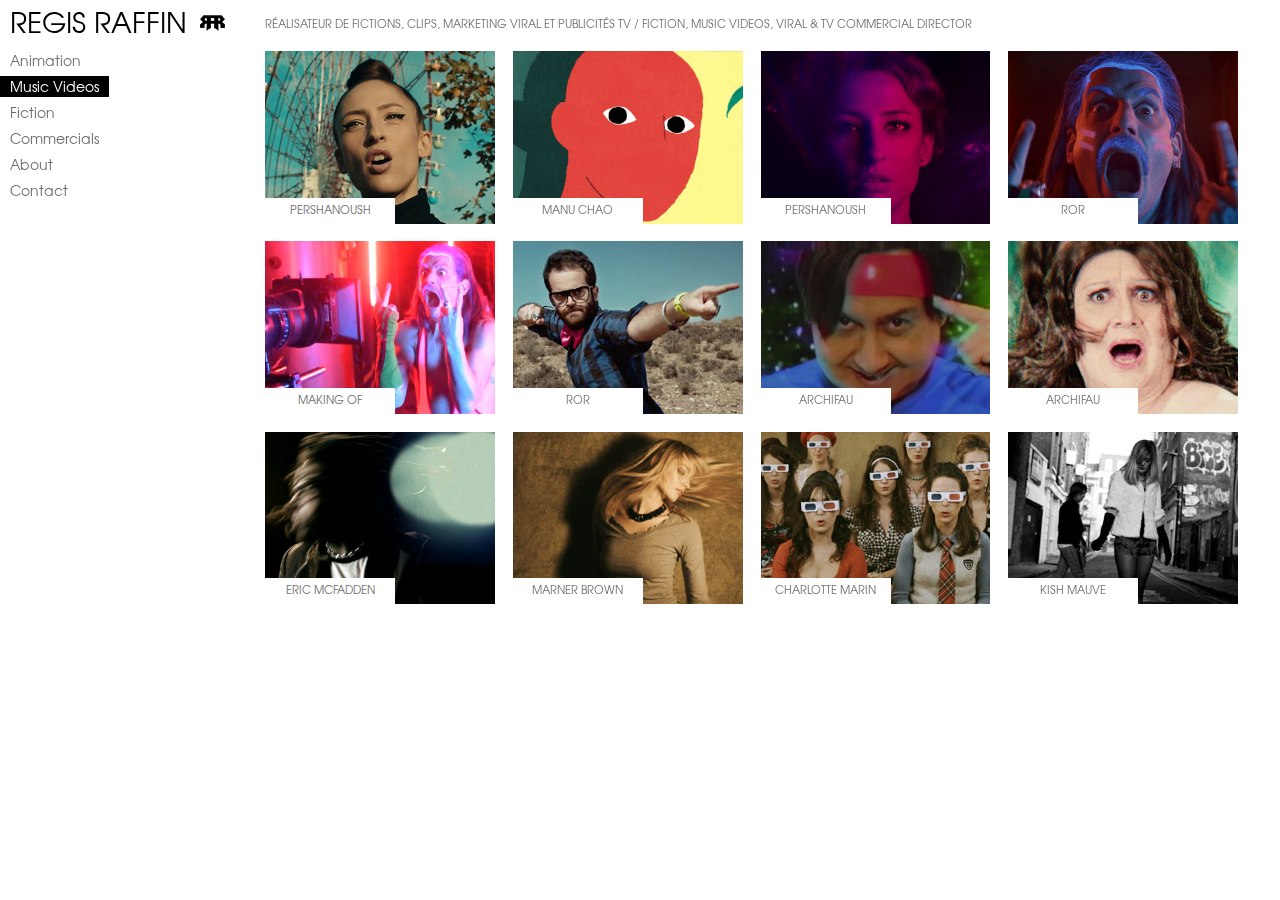
<file: music-videos.html>
<!doctype html>
<html lang="en">
  <head>
    <meta charset="utf-8">
    <title>Régis Raffin - Director</title>
	<meta name="viewport" content="width=device-width; initial-scale=1.0; user-scalable=no">
	
	<!-- for old doomed brothers (specific CSS + html5 support) -->
	<!--[if lt IE 9]>
	<script src="//html5shim.googlecode.com/svn/trunk/html5.js"></script>
	<link rel="stylesheet" type="text/css" href="ie8-and-down.css" />
	<![endif]-->
	
	<!-- for not IE and IE > 9 -->
	<!--[if !IE]><!-->
	<link rel="stylesheet" type="text/css" href="classic.css" />
	<!--<![endif]-->
	<!--[if gte IE 9]>
	<link rel="stylesheet" type="text/css" href="classic.css" />
	<![endif]-->
	
	<link rel="stylesheet" type="text/css" href="data/music-videos/music-videos.css" />
	<script src="//ajax.googleapis.com/ajax/libs/jquery/1.10.2/jquery.min.js"></script>
	<script src="./js/jquery.hammer.min.js"></script>
	<script src="./js/hammer.min.js"></script>
	<script src="./data/music-videos/music-videos.js"></script>
	<script src="./videoLoader.js"></script>
	<script>
  (function(i,s,o,g,r,a,m){i['GoogleAnalyticsObject']=r;i[r]=i[r]||function(){
  (i[r].q=i[r].q||[]).push(arguments)},i[r].l=1*new Date();a=s.createElement(o),
  m=s.getElementsByTagName(o)[0];a.async=1;a.src=g;m.parentNode.insertBefore(a,m)
  })(window,document,'script','//www.google-analytics.com/analytics.js','ga');

  ga('create', 'UA-20914571-1', 'regisraffin.com');
  ga('send', 'pageview');

</script>
	<script>
	$(function() {
    
    var $allVideos = $("iframe"),
    $fluidEl = $(".video");
	    	
	$allVideos.each(function() {
	
	  $(this)
	    // jQuery .data does not work on object/embed elements
	    .attr('data-aspectRatio', this.height / this.width)
	    .removeAttr('height')
	    .removeAttr('width');
	
	});
	
	$(window).resize(function() {
	
	  var newWidth = $fluidEl.width();
	  $allVideos.each(function() {
	  
	    var $el = $(this);
	    $el
	        .width(newWidth)
	        .height(newWidth * $el.attr('data-aspectRatio'));
	  
	  });
	}).resize();
    });
    </script>
  </head>
  <body>
  <div class="glub">
  <div class="side">
  <h1>REGIS RAFFIN</h1>
  <div class="menuicon"></div>
  <nav>
  <ul>
  <li><a href="./animation">Animation</a></li>
  <li><a class="active">Music videos</a></li>
  <li><a href="./fiction">Fiction</a></li>
  <li><a href="./commercials">Commercials</a></li>
  <li><a href="./about">About</a></li>
  <li><a href="./contact">Contact</a></li>
  </ul>
  </nav>
  </div>
  <div class="container">
  <div class="main">
  <p><span lang="fr">Réalisateur de fictions, clips, marketing viral et publicités TV /</span> fiction, music videos, viral & TV commercial director</p>
  <section>
    <div class="video">
	  <iframe id="vimeo" src="" width="1084" height="609" webkitallowfullscreen mozallowfullscreen allowfullscreen></iframe>
	</div><!--
   --><div class="blok legend"><img class="logowhite" src="logo-white.png" /><div class="customer"></div><div class="desc"></div></div><!--
   --><div id="movie1" class="blok mov movie1"><div class="customer"></div><div class="title"></div></div><!--
   --><div id="movie2" class="blok mov movie2"><div class="customer"></div><div class="title"></div></div><!--
   --><div id="movie3" class="blok mov movie3"><div class="customer"></div><div class="title"></div></div><!--
   --><div id="movie4" class="blok mov movie4"><div class="customer"></div><div class="title"></div></div><!--
   --><div id="movie5" class="blok mov movie5"><div class="customer"></div><div class="title"></div></div><!--
   --><div id="movie6" class="blok mov movie6"><div class="customer"></div><div class="title"></div></div><!--
   --><div id="movie7" class="blok mov movie7"><div class="customer"></div><div class="title"></div></div><!--
   --><div id="movie8" class="blok mov movie8"><div class="customer"></div><div class="title"></div></div><!-- 
   --><div id="movie9" class="blok mov movie9"><div class="customer"></div><div class="title"></div></div><!-- 
   --><div id="movie10" class="blok mov movie10"><div class="customer"></div><div class="title"></div></div><!-- 
   --><div id="movie11" class="blok mov movie11"><div class="customer"></div><div class="title"></div></div><!-- 
   --><div id="movie12" class="blok mov movie12"><div class="customer"></div><div class="title"></div></div> 
   </section>
  </div>
  </div>
  </div>
  </body>
</html>
</file>
<file: ie8-and-down.css>
@font-face {
font-family: itc;
src: url("itc.otf") format("opentype");
}
body {
	font-family: itc,Arial,Helvetica,sans-serif;;
	text-transform:uppercase;	
	color:#6e6e6e;
	border:0;
	margin:0;
	height: 100%;
	font-size:14px;
}
.video{
	display:none;
	height:0;
	padding-bottom:38.6%;
	margin:0 1.7% 1.7% 0;
}
#about, .video{
	width:69.4%;
	margin-top:40px;
}
#references {
	width:100%;
	max-width:1092px;
}
#breakline{
	position:relative;
	left:47%;
    margin-bottom:20px;
}
#about p{
	text-align:justify;
	letter-spacing: 0.3px;
	font-size: 1em;
    line-height: 1.4;
	white-space:normal;
	margin-bottom:10px;
	text-transform:none;
}
iframe{
	border:0;
}
.visible{
	display:inline-block;
}
.menuicon {display:none}
.side{
padding-top:1px;
/*background:#F00;*/
position:fixed;
width:295px;
height:100%;
}
.glub{
overflow: hidden; 
}
.main{
/*background:#00F;*/
margin-left:265px;
padding-top:15px;
position:relative;
max-width: 1524px;
height:100%;
}
.main p{
margin:0;
font-size:0.80em;
white-space: nowrap;
}
section{
	line-height: 0;
	margin:20px -3% 0 0;
	/*background:#0F0;*/
}
.title:before, .title:after{
	color:black;
	text-shadow: 0.5px 0.5px 0px #00c8ff,-0.5px -0.5px 0px #c600e7;
}
h1{
	color:black;
	text-shadow: 1px 1px 0px #00c8ff,-1px -1px 0px #c600e7;
}
h1 {
	display: inline;
	font-weight:400;
	margin-left:10px;
}
h1:after {
	content: url('logo.png');
	margin-left: 13px;
	position:relative;
	top:1px;
}
nav {
	color:#6e6e6e;
	text-align:left;
	white-space:nowrap;
	text-transform: capitalize;
}
nav ul {
	padding:0;
	margin:0;
	line-height:100%;
}
nav ul li {
	display:block;
	margin-top:12px;
}
nav a {
	padding:0 10px 1px;
	text-decoration:none;
	color:#6E6E6E;
}
nav a.active{
	color:white;
	background:#050d70;
	-moz-box-shadow: 1px 1px 0px 0px #00c8ff,-1px -1px 0px 0px #c600e7;
	-webkit-box-shadow: 1px 1px 0px 0px #00c8ff,-1px -1px 0px 0px #c600e7;
	-o-box-shadow: 1px 1px 0px 0px #00c8ff,-1px -1px 0px 0px #c600e7;
	box-shadow: 1px 1px 0px 0px #00c8ff,-1px -1px 0px 0px #c600e7;
	filter:progid:DXImageTransform.Microsoft.Shadow(color=#00c8ff, Direction=134, Strength=0);
}
.blok {
    background: repeat scroll 0 0 / 100% auto rgba(0, 0, 0, 0);
    display: none;
	position:relative;
    padding-top: 16.514%;
    width: 20%;
	margin:0 1.7% 1.7% 0;
    width:22%;
	cursor:pointer;
}
.legend{
	/*display:inline-block;*/
	background:#E7E7E7;
	margin-bottom:0;
	line-height:1.5;
	text-align:right;
	cursor:default;
}
.blok .customer{
	position: absolute;
	height: 26px;
	width:130px;
	z-index:2;
	background:#FFF;
	bottom:0;
	text-align:center;
}
.blok.legend .customer{
	top:0;
}
.blok .title{
    display:none;
	position: absolute;
	height: 100px;
	width:80%;
	font-size:1.2em;
	left:10%;
	z-index:3;
	top:23%;
	text-align:center;
	line-height:1.1;
}
.blok.legend .desc{
	display:block;
	position: absolute;
	height: 100px;
	width:97%;
	z-index:3;
	top:23%;
	font-size:1.3em;
}
.blok.legend .desc:after{
	content:"";
	display:block;
	position:relative;
	width:40px;
	height:40px;
	right:0;
	margin-left:83%;
	top:7px;
	background-image:url("logo-white.png");
}
.blok:hover:after{
	content:"";
	position:absolute;
	top:0;
	left:0;
	background:#FFF;
	width:100%;
	height:100%;
	z-index:1;
	opacity: 0.7;
}
.blok.legend:hover:after{
	opacity:0;
}
.blok:hover .title:after{
	content:"";
	display:none;
	position:relative;
	width:25px;
	height:20px;
	left:50%;
	margin-left:-12.5px;
	top:7px;
	background-image:url("logo.png");
}
.blok:hover .title{
	display:inline;
}
.blok .customer:after{
	font-size:0.8em;
	line-height: 2;
	white-space: nowrap;
}

@media screen and (max-width: 1600px) {
.blok.legend .desc{font-size:1.1em;}
}
@media screen and (max-width: 1285px) {
.blok.legend .desc{font-size:0.9em;}
}
@media screen and (max-width: 1157px) {
.blok.legend .desc{font-size:0.7em;}
}


@media screen and (max-width: 1024px) { /*three column layout*/
.blok{
    margin:0 2% 2% 0;
    width:30%;	
    padding-top: 22.52%;
}
.video{
	padding-bottom:52.8%;
	margin:0 2% 2% 0;
}
#about, .video{
	width:94%;
}
.blok.legend .desc{font-size:0.9em;}
section{margin-right:-2%;}
.main {margin-left:220px;padding-top:4px;}
.side {width:220px;padding-top:2px;}
body {
	font-size: 14px;
}
.main p:before {
	content: url('logo.png');
	position:relative;
	top:7px;
	margin-right: 11px;
}
h1:after {
	content: "";
}
}
@media screen and (max-width: 990px) {
.main p{font-size:0.75em;}
}
@media screen and (max-width: 942px) {
.main p{font-size:0.7em;}
}
@media screen and (max-width: 895px) {
.blok.legend .desc{font-size:0.8em;}
.main p{font-size:0.65em;}
}
@media screen and (max-width: 853px) { /*Ipad portrait two column layout */
.blok{
    margin:0 3% 3% 0;
    width:44%;	
    padding-top: 33.03%;
}
.video{
	padding-bottom:52%;
	margin:0 2% 2% 0;
}
#about, .video{
	width:91%;
}
.main p span {display:none}
.blok.legend .desc{font-size:0.85em;}
.main p{font-size:0.95em;}
}

@media screen and (max-width: 767px) { /*two column layout */
.side{
	width:100%;
	height:50px;
	padding-top:8px;
	top:0;
	overflow:hidden;
}
h1:after {
    content: url('logo.png');
    margin-left: 9px;
    position: relative;
    top: 4px;
}
.main p:before {
	content: "";
}
.blok{
    margin:0 1.5% 3% 1.5%;
    width:46%;
	padding-top:34.53%
}
.container{
	position: fixed;
	top:50px;
	height:94%;
	/*background:#FF0;
	overflow:scroll;*/
}
section{margin:2% 2% 0 2%;text-align: center;}
.main {margin-left:0;padding-top:0px;}
.main p{font-size:0.9em;margin: 0 0 0 10px;}
.menuicon {
    display:block;
	position : fixed;
	top:10px;
	right:35px;
	width:30px;
	height:30px;
	background:url("menu.png") no-repeat;
}
nav ul  li{
	display:none;
	margin:0 3px;
}
nav ul li a {
	padding:0;
}
body {
	font-size: 12px;
}
}
@media screen and (max-width: 640px) {
.blok{
    margin:0 1.5% 3% 1.5%;
    width:148px;
	padding-top:111px;
}
.main p{display:none}
}
</file>
<file: classic.css>
@font-face {
font-family: itc;
src: url("itc.otf") format("opentype");
}
body {
	font-family: itc,Arial,Helvetica,sans-serif;;
	text-transform:uppercase;	
	color:#6e6e6e;
	border:0;
	margin:0;
	height: 100%;
	font-size:14px;
}
#contact{
	position: absolute;
	top:113px;
	left:413px;
	text-transform:lowercase;
}
#contact::before {
    content: url('logo.png');
    margin-right: 13px;
    position: relative;
    top: 8px;
}
.video{
	display:none;
	height:0;
	padding-bottom:38.6%;
	margin:0 1.7% 1.7% 0;
}
#about, .video{
	width:69.4%;
	margin-top:40px;
}
#references {
	width:100%;
	max-width:1092px;
	margin-top: 20px;
}
#breakline{
	position:relative;
	left:47%;
    margin-bottom:20px;
}
#about p{
	text-align:justify;
	letter-spacing: 0.3px;
	font-size: 1em;
    line-height: 1.4;
	white-space:normal;
	margin-bottom:10px;
	text-transform:none;
}
iframe{
	border:0;
}
.visible{
	display:inline-block;
}
.menuicon {display:none}
.side{
padding-top:1px;
/*background:#F00;*/
position:fixed;
width:295px;
height:100%;
}
.glub{
overflow: hidden; 
}
.main{
/*background:#00F;*/
margin-left:265px;
padding-top:15px;
position:relative;
max-width: 1524px;
height:100%;
}
.main p{
margin:0;
font-size:0.80em;
white-space: nowrap;
}
section{
	line-height: 0;
	margin:20px -3% 0 0;
	/*background:#0F0;*/
}
.title:before, .title:after{
	color:black;
	/*text-shadow: 0.5px 0.5px 0px #00c8ff,-0.5px -0.5px 0px #c600e7;*/
}
h1{
	color:black;
	/*text-shadow: 1px 1px 0px #00c8ff,-1px -1px 0px #c600e7;*/
}
h1 {
	display: inline;
	font-weight:400;
	margin-left:10px;
}
h1:after {
	content: url('logo.png');
	margin-left: 13px;
	position:relative;
	top:2px;
}
nav {
	color:#6e6e6e;
	text-align:left;
	white-space:nowrap;
	text-transform: capitalize;
}
nav ul {
	padding:0;
	margin:0;
	line-height:100%;
}
nav ul li {
	display:block;
	margin-top:12px;
}
nav a {
	padding:0 10px 1px;
	text-decoration:none;
	color:#6E6E6E;
}
nav a.active{
	color:white;
	background:#000000;
	/*-moz-box-shadow: 1px 1px 0px 0px #00c8ff,-1px -1px 0px 0px #c600e7;
	-webkit-box-shadow: 1px 1px 0px 0px #00c8ff,-1px -1px 0px 0px #c600e7;
	-o-box-shadow: 1px 1px 0px 0px #00c8ff,-1px -1px 0px 0px #c600e7;
	box-shadow: 1px 1px 0px 0px #00c8ff,-1px -1px 0px 0px #c600e7;
	filter:progid:DXImageTransform.Microsoft.Shadow(color=#00c8ff, Direction=134, Strength=0);*/
}
.blok {
    background: repeat scroll 0 0 / 100% auto rgba(0, 0, 0, 0);
    display: none;
	position:relative;
    padding-top: 16.514%;
    width: 20%;
	margin:0 1.7% 1.7% 0;
    width:22%;
	cursor:pointer;
}
.legend{
	/*display:inline-block;*/
	background:#E7E7E7;
	margin-bottom:0;
	line-height:1.5;
	text-align:right;
	cursor:default;
}
.blok .customer{
	position: absolute;
	height: 26px;
	width:130px;
	z-index:2;
	background:#FFF;
	bottom:0;
	text-align:center;
}
.blok.legend .customer{
	top:0;
	font-size:0.8em;
}
.blok .title{
    display:none;
	position: absolute;
	height: 100px;
	width:80%;
	font-size:1.2em;
	left:10%;
	z-index:3;
	top:23%;
	text-align:center;
	line-height:1.1;
}
.blok.legend .desc{
	display:block;
	position: absolute;
	height: 100px;
	width:97%;
	z-index:3;
	top:23%;
	font-size:1.3em;
}
.logowhite{
	position: absolute;
	bottom:0;
	left:0;
	margin-left:5px;
}
.blok:hover:after{
	content:"";
	position:absolute;
	top:0;
	left:0;
	background:#FFF;
	width:100%;
	height:100%;
	z-index:1;
	opacity: 0.7;
}
.blok.legend:hover:after{
	opacity:0;
}
.blok:hover .title:after{
	content:"";
	display:none;
	position:relative;
	width:25px;
	height:20px;
	left:50%;
	margin-left:-12.5px;
	top:7px;
	background-image:url("logo.png");
}
.blok:hover .title{
	display:inline;
}
.blok .customer:after{
	font-size:0.8em;
	line-height: 2;
	white-space: nowrap;
}

@media screen and (max-width: 1600px) {
.blok.legend .desc{font-size:1.1em;}
}
@media screen and (max-width: 1285px) {
.blok.legend .desc{font-size:0.9em;}
}
@media screen and (max-width: 1157px) {
.blok.legend .desc{font-size:0.7em;}
}


@media screen and (max-width: 1024px) { /*three column layout*/
.blok{
    margin:0 2% 2% 0;
    width:30%;	
    padding-top: 22.52%;
}
.video{
	padding-bottom:52.8%;
	margin:0 2% 2% 0;
}
#about, .video{
	width:94%;
}
.blok.legend .desc{font-size:0.9em;}
section{margin-right:-2%;}
.main {margin-left:220px;padding-top:4px;}
.side {width:220px;padding-top:2px;}
body {
	font-size: 14px;
}
.main > p:before {
	content: url('logo.png');
	position:relative;
	top:7px;
	margin-right: 11px;
}
h1:after {
	content: "";
}
}
@media screen and (max-width: 990px) {
.main p{font-size:0.75em;}
}
@media screen and (max-width: 942px) {
.main p{font-size:0.7em;}
}
@media screen and (max-width: 895px) {
.blok.legend .desc{font-size:0.8em;}
.main p{font-size:0.65em;}
}
@media screen and (max-width: 853px) { /*Ipad portrait two column layout */
.blok{
    margin:0 3% 3% 0;
    width:44%;	
    padding-top: 33.03%;
}
.video{
	padding-bottom:52%;
	margin:0 2% 2% 0;
}
#about, .video{
	width:91%;
}
.main p span {display:none}
.blok.legend .desc{font-size:0.85em;}
.main p{font-size:0.95em;}
}

/*two column layout TODO : finish it*/
/*@media screen and (max-width: 767px) { 
.side{
	width:100%;
	height:50px;
	padding-top:8px;
	top:0;
	overflow:hidden;
}
h1:after {
    content: url('logo.png');
    margin-left: 9px;
    position: relative;
    top: 4px;
}
.main > p:before {
	content: "";
}
.blok{
    margin:0 1.5% 3% 1.5%;
    width:46%;
	padding-top:34.53%
}
.container{
	position: fixed;
	top:50px;
	height:94%;
}
section{margin:2% 2% 0 2%;text-align: center;}
.main {margin-left:0;padding-top:0px;}
.main p{font-size:0.9em;margin: 0 0 0 10px;}
.menuicon {
    display:block;
	position : fixed;
	top:10px;
	right:35px;
	width:30px;
	height:30px;
	background:url("menu.png") no-repeat;
}
nav ul  li{
	display:none;
	margin:0 3px;
}
nav ul li a {
	padding:0;
}
body {
	font-size: 12px;
}
}
@media screen and (max-width: 640px) {
.blok{
    margin:0 1.5% 3% 1.5%;
    width:148px;
	padding-top:111px;
}
.main p{display:none}
}*/
</file>
<file: data/music-videos/music-videos.css>
.movie1{ 
	background-image:url("onandon.jpg");
}
.movie1 .customer:after{
	content:"pershanoush";
}
.movie1 .title:before{
	content:"on and on";
}
.blok:hover.movie1 .title:after{display:block;}
.blok.movie1{display:inline-block;}



.movie2{ 
	background-image:url("clandestino.jpg");
}
.movie2 .customer:after{
	content:"manu chao";
}
.movie2 .title:before{
	content:"clandestino";
}
.blok:hover.movie2 .title:after{display:block;}
.blok.movie2{display:inline-block;}



.movie3{ 
	background-image:url("mesmerizing.jpg");
}
.movie3 .customer:after{
	content:"pershanoush";
}
.movie3 .title:before{
	content:"mesmerizing";
}
.blok:hover.movie3 .title:after{display:block;}
.blok.movie3{display:inline-block;}



.movie4{ 
	background-image:url("veggies can kill.jpg");
}
.movie4 .customer:after{
	content:"ror";
}
.movie4 .title:before{
	content:"veggies can kill";
}
.blok:hover.movie4 .title:after{display:block;}
.blok.movie4{display:inline-block;}


.movie5{ 
	background-image:url("making of.jpg");
}
.movie5 .customer:after{
	content:"making of";
}
.movie5 .title:before{
	content:"making of";
}
.blok:hover.movie5 .title:after{display:block;}
.blok.movie5{display:inline-block;}



.movie6{ 
	background-image:url("hipsters must die.jpg");
}
.movie6 .customer:after{
	content:"ror";
}
.movie6 .title:before{
	content:"hipsters must die";
}
.blok:hover.movie6 .title:after{display:block;}
.blok.movie6{display:inline-block;}



.movie7{ 
	background-image:url("chirac.jpg");
}
.movie7 .customer:after{
	content:"archifau";
}
.movie7 .title:before{
	content:"chirac";
}
.blok:hover.movie7 .title:after{display:block;}
.blok.movie7{display:inline-block;}



.movie8{
	background-image:url("fillon.jpg");
}
.movie8 .customer:after{
	content:"archifau";
}
.movie8 .title:before{
	content:"fillon";
}
.blok:hover.movie8 .title:after{display:block;}
.blok.movie8{display:inline-block;}



.movie9{ 
	background-image:url("ferdinand.jpg");
}
.movie9 .customer:after{
	content:"eric mcfadden";
}
.movie9 .title:before{
	content:"where is ferdinand ?";
}
.blok:hover.movie9 .title:after{display:block;}
.blok.movie9{display:inline-block;}



.movie10{
	background-image:url("marner brown.jpg");
}
.movie10 .customer:after{
	content:"marner brown";
}
.movie10 .title:before{
	content:"sun don't shine";
}
.blok:hover.movie10 .title:after{display:block;}
.blok.movie10{display:inline-block;}



.movie11{
	background-image:url("marin.jpg");
}
.movie11 .customer:after{
	content:"charlotte marin";
}
.movie11 .title:before{
	content:"le plus beau jour de ma vie";
}
.blok:hover.movie11 .title:after{display:block;}
.blok.movie11{display:inline-block;}


.movie12{
	background-image:url("kish mauve.jpg");
}
.movie12 .customer:after{
	content:"kish mauve";
}
.movie12 .title:before{
	content:"matthew";
}
.blok:hover.movie12 .title:after{display:block;}
.blok.movie12{display:inline-block;}
</file>
<file: data/commercials/commercials.css>
.movie1{
	background-image:url("spiderman.jpg");
}
.movie1 .customer:after{
	content:"spiderman / eurorepar";
}
.movie1 .title:before{
	content:"spiderman";
}
.blok:hover.movie1 .title:after{display:block;}
.blok.movie1{display:inline-block;}

.movie2{
	background-image:url("innocent.jpg");
}
.movie2 .customer:after{
	content:"innocent";
}
.movie2 .title:before{
	content:"innocent";
}
.blok:hover.movie2 .title:after{display:block;}
.blok.movie2{display:inline-block;}


.movie3{
	background-image:url("lee cooper.jpg");
}
.movie3 .customer:after{
	content:"lee cooper";
}
.movie3 .title:before{
	content:"the fine english denim company";
}
.blok:hover.movie3 .title:after{display:block;}
.blok.movie3{display:inline-block;}



.movie4{ 
	background-image:url("bruel2.jpg");
}
.movie4 .customer:after{
	content:"bruel/marin";
}
.movie4 .title:before{
	content:"le concert";
}
.blok:hover.movie4 .title:after{display:block;}
.blok.movie4{display:inline-block;}



.movie5{
	background-image:url("greenpeace.jpg");
}
.movie5 .customer:after{
	content:"greenpeace";
}
.movie5 .title:before{
	content:"ultimatum climatique";
}
.blok:hover.movie5 .title:after{display:block;}
.blok.movie5{display:inline-block;}



.movie6{
	background-image:url("legumes.jpg");
}
.movie6 .customer:after{
	content:"france 4";
}
.movie6 .title:before{
	content:"5 fruits et légumes par jours";
}
.blok:hover.movie6 .title:after{display:block;}
.blok.movie6{display:inline-block;}
</file>
<file: data/fiction/fiction.css>
.movie1{
	background-image:url("kardashian.jpg");
}
.movie1 .customer:after{
	content:"archifau";
}
.movie1 .title:before{
	content:"kim kardashian";
}
.blok:hover.movie1 .title:after{display:block;}
.blok.movie1{display:inline-block;}


.movie2{ 
	background-image:url("depardieu.jpg");
}
.movie2 .customer:after{
	content:"archifau";
}
.movie2 .title:before{
	content:"julie depardieu";
}
.blok:hover.movie2 .title:after{display:block;}
.blok.movie2{display:inline-block;}


.movie3{ 
	background-image:url("hug.jpg");
}
.movie3 .customer:after{
	content:"archifau";
}
.movie3 .title:before{
	content:"hug day";
}
.blok:hover.movie3 .title:after{display:block;}
.blok.movie3{display:inline-block;}



.movie4{ 
	background-image:url("highlander.jpg");
}
.movie4 .customer:after{
	content:"archifau";
}
.movie4 .title:before{
	content:"highlander";
}
.blok:hover.movie4 .title:after{display:block;}
.blok.movie4{display:inline-block;}



.movie5{ 
	background-image:url("noel.jpg");
}
.movie5 .customer:after{
	content:"archifau";
}
.movie5 .title:before{
	content:"christmas";
}
.blok:hover.movie5 .title:after{display:block;}
.blok.movie5{display:inline-block;}



.movie6{
	background-image:url("bruel.jpg");
}
.movie6 .customer:after{
	content:"bruel/marin";
}
.movie6 .title:before{
	content:"le concert";
}
.blok:hover.movie6 .title:after{display:block;}
.blok.movie6{display:inline-block;}



.movie7{ 
	background-image:url("denis.jpg");
}
.movie7 .customer:after{
	content:"regis raffin";
}
.movie7 .title:before{
	content:"denis le zombie";
}
.blok:hover.movie7 .title:after{display:block;}
.blok.movie7{display:inline-block;}
</file>
<file: layout.css>
@font-face {
font-family: itc;
src: url("itc.otf") format("opentype");
}
body {
	font-family: itc;
	text-transform:uppercase;	
	color:#6e6e6e;
	border:0;
	margin:0;
}
.side{
padding-top:9px;
/*background:#F00;*/
position:fixed;
width:295px;
height:100%;
}
.main{
/*background:#00F;*/
margin-left:295px;
padding-top:22px;
}
.main p{
margin:0;
}
section{
	line-height: 0;
	margin:20px -3% 0 0;
	/*background:#0F0;*/
}
h1{
	display: inline;
	color:black;
	margin:0 0 0 20px;
	text-shadow: 1px 1px 0px #00c8ff,-1px -1px 0px #c600e7;
}
h1:after {
	content: url('logo.png');
	margin-left: 20px;
}
nav {
	color:#6e6e6e;
	text-align:left;
	white-space:nowrap;
}
nav ul {
	padding:0;
	margin:0;
	line-height:150%;
}
nav ul li {
	display:block;
	margin-top:12px;
}
nav a {
	padding:0 10px 0 20px;
	text-decoration:none;
	color:black;
}
nav a.active{
	color:white;
	background:black;
	-moz-box-shadow: 1px 1px 0px 0px #00c8ff,-1px -1px 0px 0px #c600e7;
	-webkit-box-shadow: 1px 1px 0px 0px #00c8ff,-1px -1px 0px 0px #c600e7;
	-o-box-shadow: 1px 1px 0px 0px #00c8ff,-1px -1px 0px 0px #c600e7;
	box-shadow: 1px 1px 0px 0px #00c8ff,-1px -1px 0px 0px #c600e7;
	filter:progid:DXImageTransform.Microsoft.Shadow(color=#00c8ff, Direction=134, Strength=0);
}
.vignette{
    margin:0 2% 2% 0;
    width:22.5%;
	max-width:345px;
}
@media screen and (max-width: 1280px) { /*three column layout*/
.vignette{
    margin:0 3% 3% 0;
    width:30%;
}
section{margin-right:-2%;}
.main {margin-left:266px;padding-top:19px;}
.side {width:266px;padding-top:8px;}
body {
	font-size: 14px;
}
}
@media screen and (max-width: 1024px) { /*two column layout */
.side{
	width:100%;
	heigth:50px;
	padding-top:8px;
	top:0;
	overflow:hidden;
}
.vignette{
    margin:0 3% 3% 0;
    width:46%;
}
.container{
	position: fixed;
	top:50px;
	height:94%;
	background:#FF0;
	overflow:scroll;
}
section{margin:2% 2% 0 0;text-align: center;}
.main {margin-left:2%;padding-top:0px;}
nav {float:right;}
nav ul li {
	display:inline;
	margin:0 3px;
}
nav ul li a {
	padding:0;
}
nav ul {
    line-height: 300%;
}
body {
	font-size: 12px;
}
}
</file>
<file: data/animation/animation.css>
.movie1{ 
	background-image:url("reel.jpg");
}
.movie1 .customer:after{
	content:"animated reel";
}
.movie1 .title:before{
	content:"animated reel";
}
.blok:hover.movie1 .title:after{display:block;}
.blok.movie1{display:inline-block;}

.movie2{ 
	background-image:url("2021.jpg");
}
.movie2 .customer:after{
	content:"come on 2021";
}
.movie2 .title:before{
	content:"come on 2021";
}
.blok:hover.movie2 .title:after{display:block;}
.blok.movie2{display:inline-block;}

.movie3{ 
	background-image:url("heroes.jpg");
}
.movie3 .customer:after{
	content:"heroes in lockdown";
}
.movie3 .title:before{
	content:"heroes in lockdown";
}
.blok:hover.movie3 .title:after{display:block;}
.blok.movie3{display:inline-block;}

.movie4{ 
	background-image:url("clandestino.jpg");
}
.movie4 .customer:after{
	content:"manu chao";
}
.movie4 .title:before{
	content:"Clandestino";
}
.blok:hover.movie4 .title:after{display:block;}
.blok.movie4{display:inline-block;}


.movie5{ 
	background-image:url("dreamup.jpg");
}
.movie5 .customer:after{
	content:"Bnp Paribas";
}
.movie5 .title:before{
	content:"Dream Up";
}
.blok:hover.movie5 .title:after{display:block;}
.blok.movie5{display:inline-block;}


.movie6{ 
	background-image:url("groom peplum.jpg");
}
.movie6 .customer:after{
	content:"Louis Vuitton";
}
.movie6 .title:before{
	content:"The little groom is fighting in the arena";
}
.blok:hover.movie6 .title:after{display:block;}
.blok.movie6{display:inline-block;}


.movie7{
	background-image:url("groom western.jpg");
}
.movie7 .customer:after{
	content:"Louis Vuitton";
}
.movie7 .title:before{
	content:"the little groom in duel in the dust";
}
.blok:hover.movie7 .title:after{display:block;}
.blok.movie7{display:inline-block;}


.movie8{
	background-image:url("fingers_sport.jpg");
}
.movie8 .customer:after{
	content:"Crazy Fingers";
}
.movie8 .title:before{
	content:"crazy fingers the race";
}
.blok:hover.movie8 .title:after{display:block;}
.blok.movie8{display:inline-block;}


.movie9{
	background-image:url("fingers_indy.jpg");
}
.movie9 .customer:after{
	content:"Crazy Fingers";
}
.movie9 .title:before{
	content:"crazy fingers the adventurer";
}
.blok:hover.movie9 .title:after{display:block;}
.blok.movie9{display:inline-block;}


.movie10{
	background-image:url("confrerie.jpg");
}
.movie10 .customer:after{
	content:"cinema";
}
.movie10 .title:before{
	content:"la confrérie des larmes";
}
.blok:hover.movie10 .title:after{display:block;}
.blok.movie10{display:inline-block;}


.movie11{
	background-image:url("groom swinging.jpg");
}
.movie11 .customer:after{
	content:"louis vuitton";
}
.movie11 .title:before{
	content:"the little groom is swinging in the clouds";
}
.blok:hover.movie11 .title:after{display:block;}
.blok.movie11{display:inline-block;}


.movie12{
	background-image:url("redjourney.jpg");
}
.movie12 .customer:after{
	content:"louis vuitton";
}
.movie12 .title:before{
	content:"red journey";
}
.blok:hover.movie12 .title:after{display:block;}
.blok.movie12{display:inline-block;}
</file>
<file: data/animated.css>
.movie1{ 
	background-image:url("panthere.jpg");
}
.movie1 .customer:after{
	content:"Louis Vuitton";
}
.movie1 .title:before{
	content:"The Groom swiming in the clouds";
}
.blok:hover.movie1 .title:after{display:block;}
.blok.movie1{display:inline-block;}



.movie2{
	background-image:url("panthere.jpg");
}
.movie2 .customer:after{
	content:"Joe Bidwell";
}
.movie2 .title:before{
	content:"I love champs";
}
.blok:hover.movie2 .title:after{display:block;}
.blok.movie2{display:inline-block;}


.movie3{
	background-image:url("panthere.jpg");
}
.movie3 .customer:after{
	content:"Sam Lawry";
}
.movie3 .title:before{
	content:"That make me happy";
}
.blok:hover.movie3 .title:after{display:block;}
.blok.movie3{display:inline-block;}


.movie4{
	background-image:url("panthere.jpg");
}
.movie4 .customer:after{
	content:"Bustaflex";
}
.movie4 .title:before{
	content:"very";
}
.blok:hover.movie4 .title:after{display:block;}
.blok.movie4{display:inline-block;}


.movie5{
	background-image:url("panthere.jpg");
}
.movie5 .customer:after{
	content:"Barack Obama";
}
.movie5 .title:before{
	content:"very happy";
}
.blok:hover.movie5 .title:after{display:block;}
.blok.movie5{display:inline-block;}



.movie6{
	background-image:url("panthere.jpg");
}
.movie6 .customer:after{
	content:"This guy have a very long name !";
}
.movie6 .title:before{
	content:"and there is too many words here. It will never fit in that little box ! Godd damn it, What can we do with that ? I don't know";
}
.blok:hover.movie6 .title:after{display:block;}
.blok.movie6{display:inline-block;}
</file>
